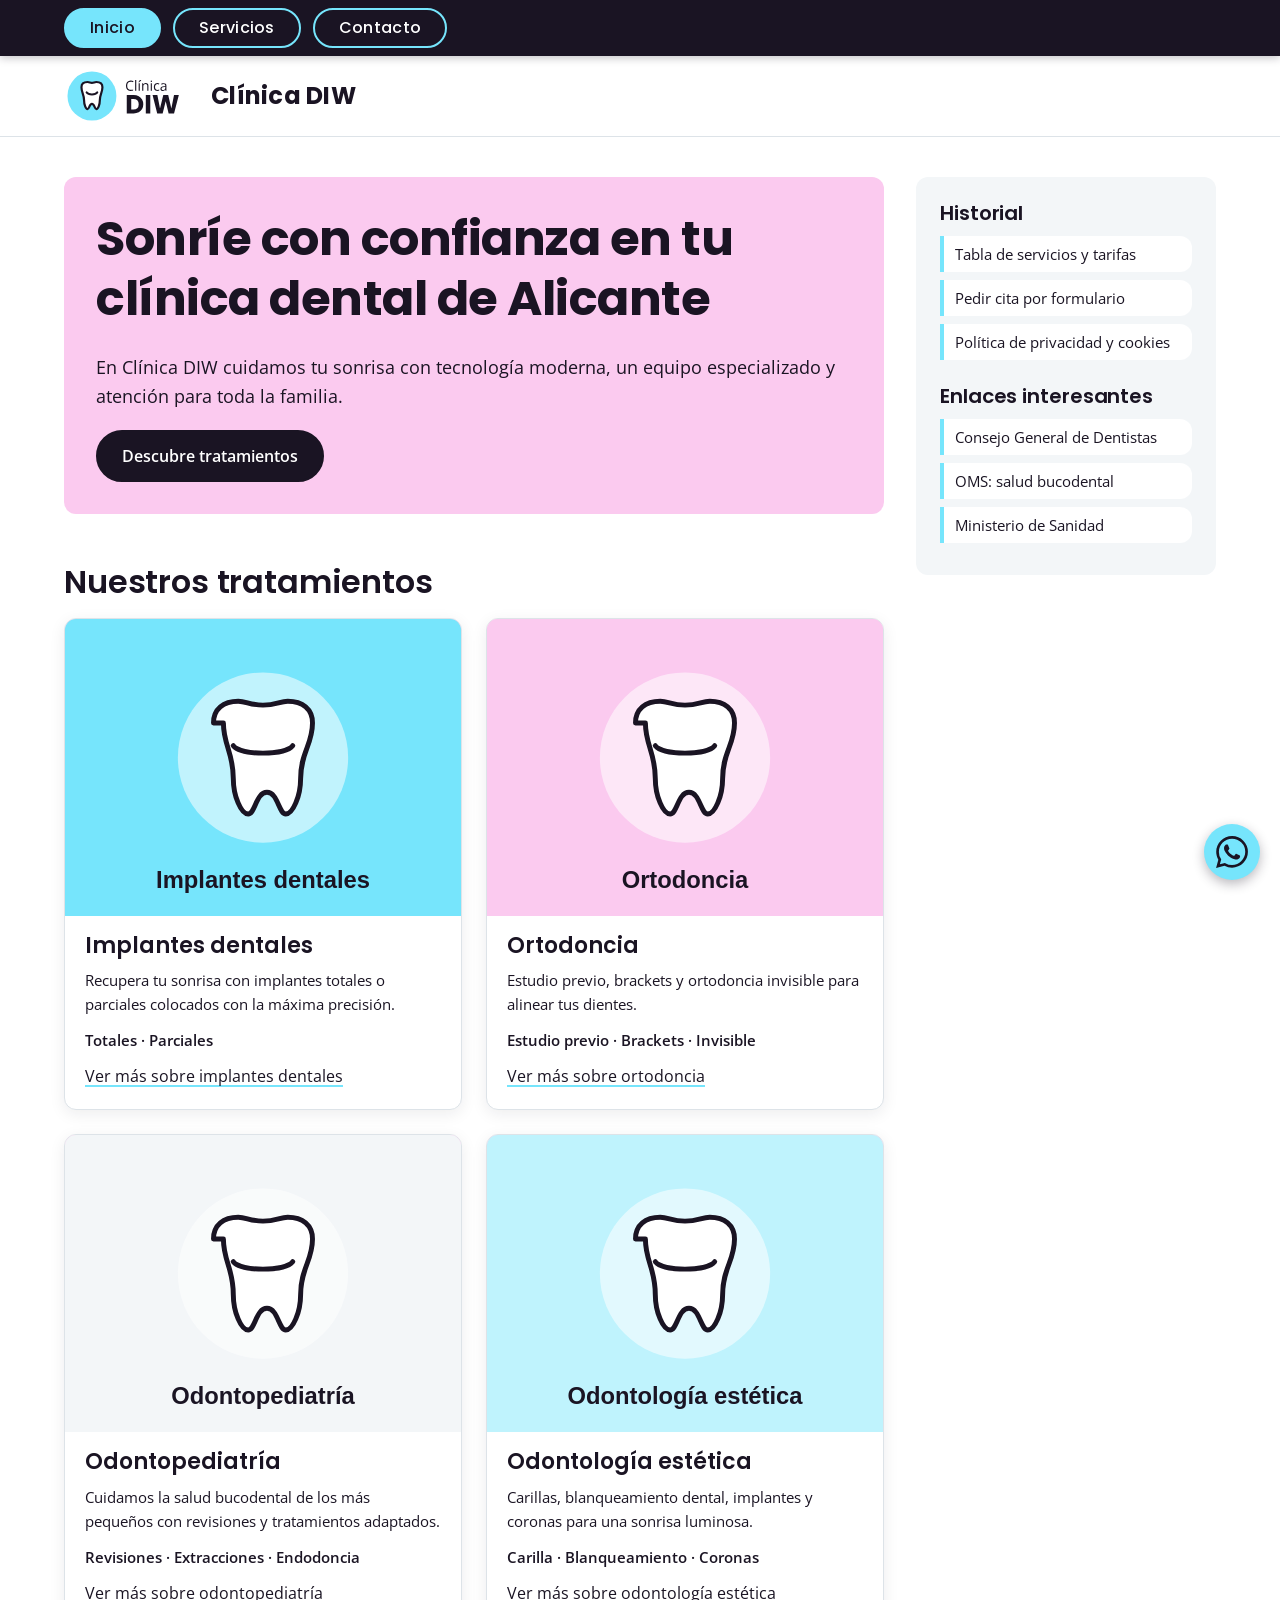
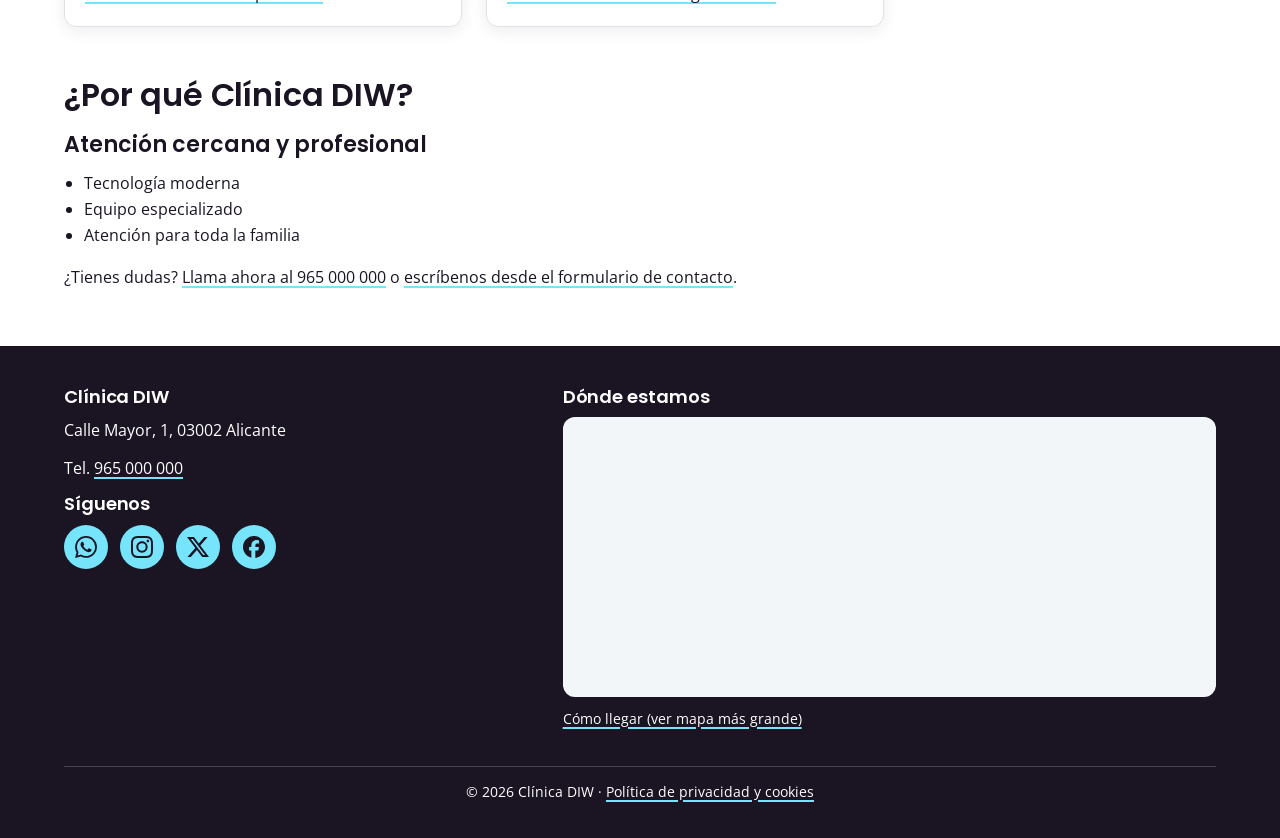
<file: index.html>
<!DOCTYPE html>
<html lang="es">
<head>
  <meta charset="utf-8">
  <meta name="viewport" content="width=device-width, initial-scale=1">
  <title>Clínica DIW | Clínica dental en Alicante</title>
  <meta name="description" content="Clínica DIW, tu clínica dental en Alicante: implantes dentales, ortodoncia, odontopediatría y odontología estética. Pide cita.">
  <meta name="keywords" content="clínica dental Alicante, implantes dentales, ortodoncia, odontopediatría, odontología estética">
  <meta name="author" content="David Gómez Barberá">
  <meta name="robots" content="index, follow">
  <meta name="theme-color" content="#76E5FC">
  <link rel="canonical" href="https://davidgb-2004.github.io/diseno-interfaces-web-26-27-practica-3-css-inicial-davidgb-2004/">
  <link rel="icon" href="assets/images/favicon.svg" type="image/svg+xml">
  <meta property="og:type" content="website">
  <meta property="og:locale" content="es_ES">
  <meta property="og:site_name" content="Clínica DIW">
  <meta property="og:title" content="Clínica DIW | Clínica dental en Alicante">
  <meta property="og:description" content="Clínica DIW, tu clínica dental en Alicante: implantes dentales, ortodoncia, odontopediatría y odontología estética. Pide cita.">
  <meta property="og:url" content="https://davidgb-2004.github.io/diseno-interfaces-web-26-27-practica-3-css-inicial-davidgb-2004/">
  <meta property="og:image" content="https://davidgb-2004.github.io/diseno-interfaces-web-26-27-practica-3-css-inicial-davidgb-2004/assets/images/og-clinica-diw.png">
  <meta property="og:image:alt" content="Logotipo de Clínica DIW, clínica dental en Alicante">
  <meta name="twitter:card" content="summary_large_image">
  <meta name="twitter:title" content="Clínica DIW | Clínica dental en Alicante">
  <meta name="twitter:description" content="Clínica DIW, tu clínica dental en Alicante: implantes dentales, ortodoncia, odontopediatría y odontología estética. Pide cita.">
  <meta name="twitter:image" content="https://davidgb-2004.github.io/diseno-interfaces-web-26-27-practica-3-css-inicial-davidgb-2004/assets/images/og-clinica-diw.png">
  <link rel="preload" href="assets/webfonts/poppins-700.woff2" as="font" type="font/woff2" crossorigin>
  <link rel="preload" href="assets/webfonts/open-sans-variable.woff2" as="font" type="font/woff2" crossorigin>
  <link rel="stylesheet" href="assets/css/style.css">
  <script type="application/ld+json">
  {
    "@context": "https://schema.org",
    "@type": "Dentist",
    "name": "Clínica DIW",
    "description": "Clínica dental en Alicante: implantes dentales, ortodoncia, odontopediatría y odontología estética.",
    "url": "https://davidgb-2004.github.io/diseno-interfaces-web-26-27-practica-3-css-inicial-davidgb-2004/",
    "telephone": "+34965000000",
    "image": "https://davidgb-2004.github.io/diseno-interfaces-web-26-27-practica-3-css-inicial-davidgb-2004/assets/images/og-clinica-diw.png",
    "address": {
      "@type": "PostalAddress",
      "streetAddress": "Calle Mayor, 1",
      "postalCode": "03002",
      "addressLocality": "Alicante",
      "addressCountry": "ES"
    },
    "geo": { "@type": "GeoCoordinates", "latitude": 38.3452, "longitude": -0.4810 }
  }
  </script>
</head>
<body>
  <a class="salto" href="#contenido">Saltar al contenido</a>
  <header class="cabecera">
    <div class="contenedor">
      <a class="logo" href="index.html" title="Ir a la página de inicio"><img src="assets/images/logo.svg" alt="Clínica DIW, ir al inicio" width="131" height="56"></a>
      <p class="nombre-tienda">Clínica DIW</p>
    </div>
  </header>
  <nav class="menu" aria-label="Menú principal">
    <ul>
      <li><a href="index.html" aria-current="page">Inicio</a></li>
      <li><a href="servicios.html">Servicios</a></li>
      <li><a href="contacto.html">Contacto</a></li>
    </ul>
  </nav>

  <main id="contenido" class="contenedor principal">
    <section aria-labelledby="titulo-inicio">
      <div class="intro">
        <h1 id="titulo-inicio">Sonríe con confianza en tu clínica dental de Alicante</h1>
        <p>En Clínica DIW cuidamos tu sonrisa con tecnología moderna, un equipo especializado y atención para toda la familia.</p>
        <a class="boton" href="servicios.html">Descubre tratamientos</a>
      </div>
      <h2>Nuestros tratamientos</h2>
      <div class="tarjetas">
        <article class="tarjeta">
          <img src="assets/images/tratamiento-implantes.svg" alt="Ilustración de un diente para implantes dentales" width="400" height="300" loading="lazy">
          <div>
            <h3>Implantes dentales</h3>
            <p>Recupera tu sonrisa con implantes totales o parciales colocados con la máxima precisión.</p>
            <p><strong>Totales · Parciales</strong></p>
            <a href="servicios.html">Ver más sobre implantes dentales</a>
          </div>
        </article>
        <article class="tarjeta">
          <img src="assets/images/tratamiento-ortodoncia.svg" alt="Ilustración de un diente para ortodoncia" width="400" height="300" loading="lazy">
          <div>
            <h3>Ortodoncia</h3>
            <p>Estudio previo, brackets y ortodoncia invisible para alinear tus dientes.</p>
            <p><strong>Estudio previo · Brackets · Invisible</strong></p>
            <a href="servicios.html">Ver más sobre ortodoncia</a>
          </div>
        </article>
        <article class="tarjeta">
          <img src="assets/images/tratamiento-odontopediatria.svg" alt="Ilustración de un diente para odontopediatría" width="400" height="300" loading="lazy">
          <div>
            <h3>Odontopediatría</h3>
            <p>Cuidamos la salud bucodental de los más pequeños con revisiones y tratamientos adaptados.</p>
            <p><strong>Revisiones · Extracciones · Endodoncia</strong></p>
            <a href="servicios.html">Ver más sobre odontopediatría</a>
          </div>
        </article>
        <article class="tarjeta">
          <img src="assets/images/tratamiento-estetica.svg" alt="Ilustración de un diente para odontología estética" width="400" height="300" loading="lazy">
          <div>
            <h3>Odontología estética</h3>
            <p>Carillas, blanqueamiento dental, implantes y coronas para una sonrisa luminosa.</p>
            <p><strong>Carilla · Blanqueamiento · Coronas</strong></p>
            <a href="servicios.html">Ver más sobre odontología estética</a>
          </div>
        </article>
      </div>
      <h2>¿Por qué Clínica DIW?</h2>
      <article>
        <h3>Atención cercana y profesional</h3>
        <ul>
          <li>Tecnología moderna</li>
          <li>Equipo especializado</li>
          <li>Atención para toda la familia</li>
        </ul>
        <p>¿Tienes dudas? <a href="tel:+34965000000">Llama ahora al 965 000 000</a> o <a href="contacto.html">escríbenos desde el formulario de contacto</a>.</p>
      </article>
    </section>
    <aside class="lateral" aria-label="Enlaces de la clínica">
      <h2>Historial</h2>
      <ul>
        <li><a href="servicios.html">Tabla de servicios y tarifas</a></li>
        <li><a href="contacto.html">Pedir cita por formulario</a></li>
        <li><a href="politica-privacidad.html">Política de privacidad y cookies</a></li>
      </ul>
      <h2>Enlaces interesantes</h2>
      <ul>
        <li><a href="https://www.consejodentistas.es/" target="_blank" rel="noopener noreferrer">Consejo General de Dentistas</a></li>
        <li><a href="https://www.who.int/health-topics/oral-health" target="_blank" rel="noopener noreferrer">OMS: salud bucodental</a></li>
        <li><a href="https://www.sanidad.gob.es/" target="_blank" rel="noopener noreferrer">Ministerio de Sanidad</a></li>
      </ul>
    </aside>
  </main>

  <footer class="pie">
    <div class="contenedor">
      <div class="pie-rejilla">
        <div>
          <h2>Clínica DIW</h2>
          <p>Calle Mayor, 1, 03002 Alicante</p>
          <p>Tel. <a href="tel:+34965000000">965 000 000</a></p>
          <h2>Síguenos</h2>
          <ul class="redes">
            <li><a href="https://wa.me/34965000000" target="_blank" rel="noopener noreferrer" aria-label="WhatsApp de Clínica DIW"><img src="assets/images/icono-whatsapp.svg" alt="" width="22" height="22"></a></li>
            <li><a href="https://www.instagram.com/" target="_blank" rel="noopener noreferrer" aria-label="Instagram de Clínica DIW"><img src="assets/images/icono-instagram.svg" alt="" width="22" height="22"></a></li>
            <li><a href="https://x.com/" target="_blank" rel="noopener noreferrer" aria-label="X de Clínica DIW"><img src="assets/images/icono-x.svg" alt="" width="22" height="22"></a></li>
            <li><a href="https://www.facebook.com/" target="_blank" rel="noopener noreferrer" aria-label="Facebook de Clínica DIW"><img src="assets/images/icono-facebook.svg" alt="" width="22" height="22"></a></li>
          </ul>
        </div>
        <div class="mapa">
          <h2>Dónde estamos</h2>
          <iframe title="Mapa con la ubicación de Clínica DIW en Alicante" src="https://www.openstreetmap.org/export/embed.html?bbox=-0.4910%2C38.3402%2C-0.4710%2C38.3502&amp;layer=mapnik&amp;marker=38.3452%2C-0.4810" loading="lazy"></iframe>
          <p><a href="https://www.openstreetmap.org/?mlat=38.3452&amp;mlon=-0.4810#map=17/38.3452/-0.4810" target="_blank" rel="noopener noreferrer">Cómo llegar (ver mapa más grande)</a></p>
        </div>
      </div>
      <p class="copy">&copy; 2026 Clínica DIW · <a href="politica-privacidad.html">Política de privacidad y cookies</a></p>
    </div>
  </footer>
  <a class="whatsapp-flotante" href="https://wa.me/34965000000" target="_blank" rel="noopener noreferrer" aria-label="Escríbenos por WhatsApp"><img src="assets/images/icono-whatsapp.svg" alt="" width="32" height="32"></a>
</body>
</html>
</file>
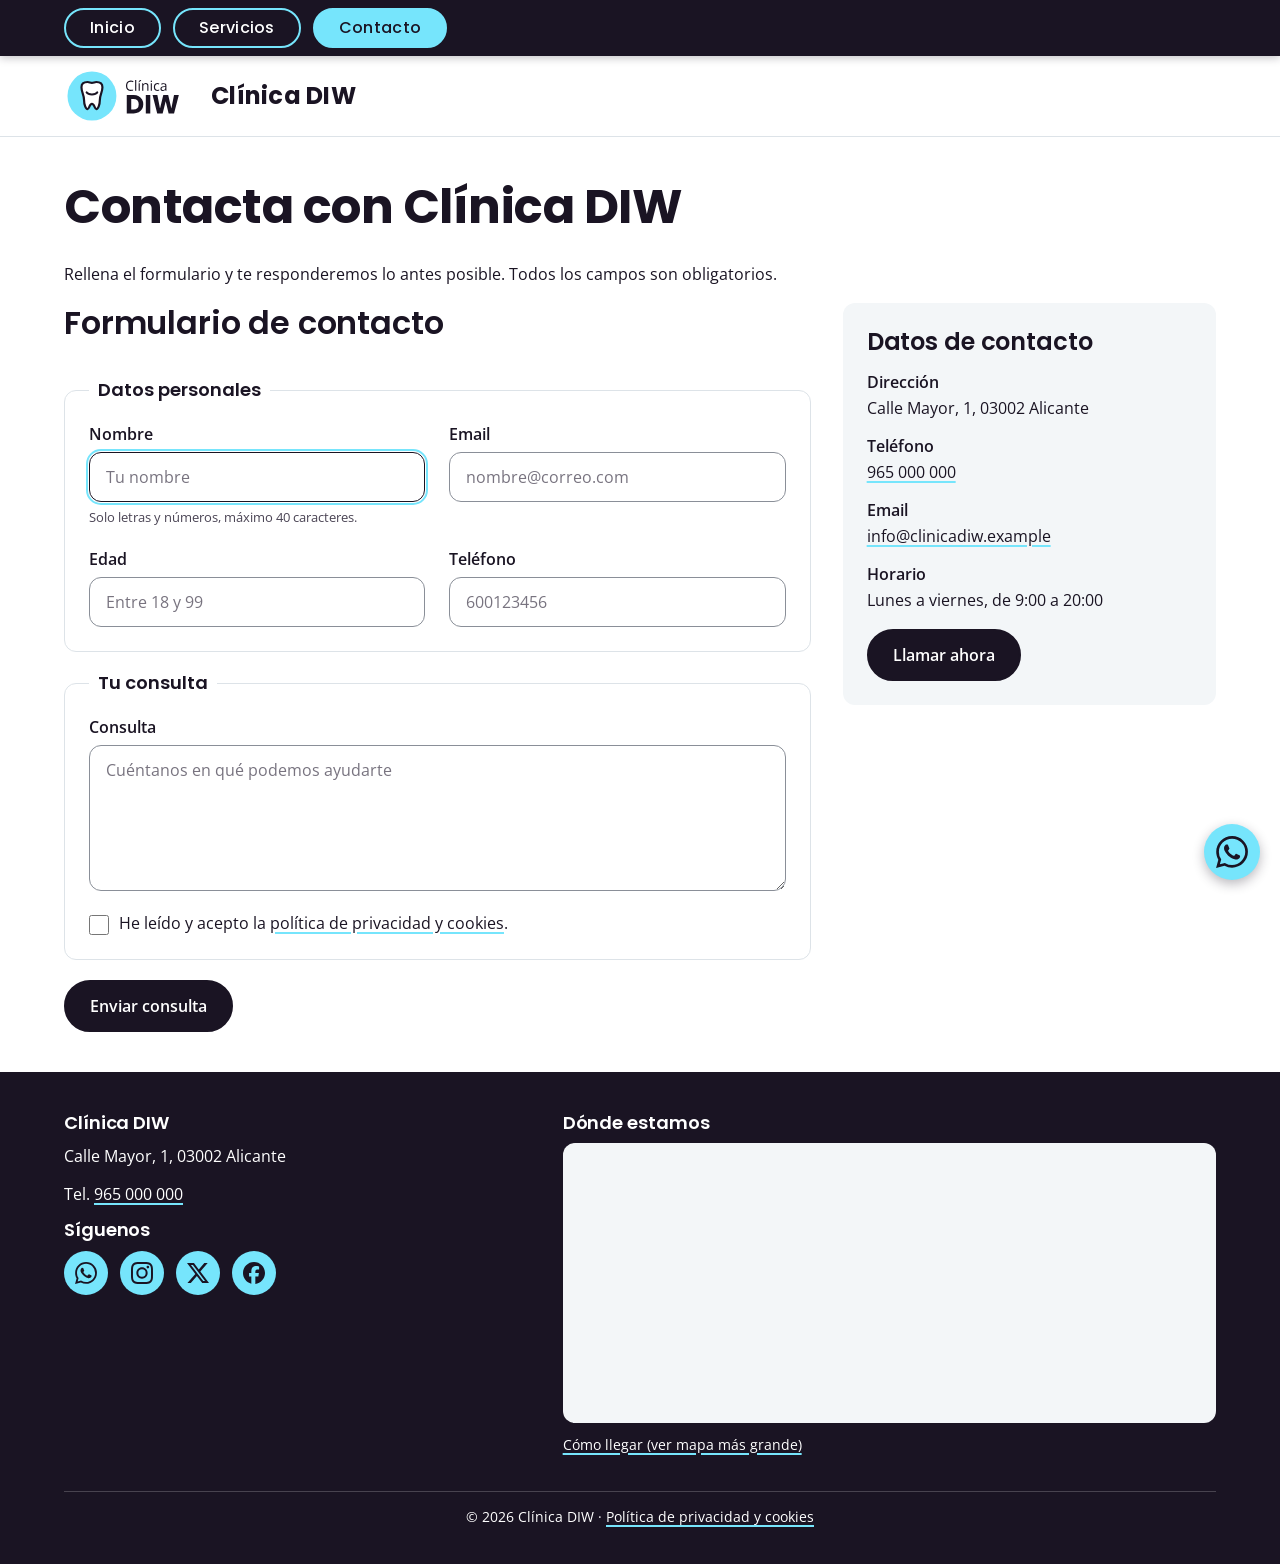
<file: contacto.html>
<!DOCTYPE html>
<html lang="es">
<head>
  <meta charset="utf-8">
  <meta name="viewport" content="width=device-width, initial-scale=1">
  <title>Contacto y cita previa | Clínica DIW Alicante</title>
  <meta name="description" content="Contacta con Clínica DIW en Alicante: formulario de contacto, teléfono 965 000 000, dirección y horario para pedir tu cita dental.">
  <meta name="keywords" content="contacto clínica dental, cita dentista Alicante, teléfono clínica dental">
  <meta name="author" content="David Gómez Barberá">
  <meta name="robots" content="index, follow">
  <meta name="theme-color" content="#76E5FC">
  <link rel="canonical" href="https://davidgb-2004.github.io/diseno-interfaces-web-26-27-practica-3-css-inicial-davidgb-2004/contacto.html">
  <link rel="icon" href="assets/images/favicon.svg" type="image/svg+xml">
  <meta property="og:type" content="website">
  <meta property="og:locale" content="es_ES">
  <meta property="og:site_name" content="Clínica DIW">
  <meta property="og:title" content="Contacto y cita previa | Clínica DIW Alicante">
  <meta property="og:description" content="Contacta con Clínica DIW en Alicante: formulario de contacto, teléfono 965 000 000, dirección y horario para pedir tu cita dental.">
  <meta property="og:url" content="https://davidgb-2004.github.io/diseno-interfaces-web-26-27-practica-3-css-inicial-davidgb-2004/contacto.html">
  <meta property="og:image" content="https://davidgb-2004.github.io/diseno-interfaces-web-26-27-practica-3-css-inicial-davidgb-2004/assets/images/og-clinica-diw.png">
  <meta property="og:image:alt" content="Logotipo de Clínica DIW, clínica dental en Alicante">
  <meta name="twitter:card" content="summary_large_image">
  <meta name="twitter:title" content="Contacto y cita previa | Clínica DIW Alicante">
  <meta name="twitter:description" content="Contacta con Clínica DIW en Alicante: formulario de contacto, teléfono 965 000 000, dirección y horario para pedir tu cita dental.">
  <meta name="twitter:image" content="https://davidgb-2004.github.io/diseno-interfaces-web-26-27-practica-3-css-inicial-davidgb-2004/assets/images/og-clinica-diw.png">
  <link rel="preload" href="assets/webfonts/poppins-700.woff2" as="font" type="font/woff2" crossorigin>
  <link rel="preload" href="assets/webfonts/open-sans-variable.woff2" as="font" type="font/woff2" crossorigin>
  <link rel="stylesheet" href="assets/css/style.css">
</head>
<body>
  <a class="salto" href="#contenido">Saltar al contenido</a>
  <header class="cabecera">
    <div class="contenedor">
      <a class="logo" href="index.html" title="Ir a la página de inicio"><img src="assets/images/logo.svg" alt="Clínica DIW, ir al inicio" width="131" height="56"></a>
      <p class="nombre-tienda">Clínica DIW</p>
    </div>
  </header>
  <nav class="menu" aria-label="Menú principal">
    <ul>
      <li><a href="index.html">Inicio</a></li>
      <li><a href="servicios.html">Servicios</a></li>
      <li><a href="contacto.html" aria-current="page">Contacto</a></li>
    </ul>
  </nav>

  <main id="contenido" class="contenedor principal principal--simple">
    <section aria-labelledby="titulo-contacto">
      <h1 id="titulo-contacto">Contacta con Clínica DIW</h1>
      <p>Rellena el formulario y te responderemos lo antes posible. Todos los campos son obligatorios.</p>
      <div class="contacto">
        <form id="form-contacto" class="formulario" aria-labelledby="titulo-form">
          <h2 id="titulo-form">Formulario de contacto</h2>
          <fieldset class="grupo">
            <legend>Datos personales</legend>
            <div class="campo">
              <label for="nombre">Nombre</label>
              <input type="text" id="nombre" name="nombre" placeholder="Tu nombre" maxlength="40"
                     pattern="[\p{L}0-9]+( [\p{L}0-9]+)*"
                     title="Solo letras y números (máximo 40 caracteres)" autocomplete="name" required autofocus>
              <span class="ayuda">Solo letras y números, máximo 40 caracteres.</span>
            </div>
            <div class="campo">
              <label for="email">Email</label>
              <input type="email" id="email" name="email" placeholder="nombre@correo.com" autocomplete="email" required>
            </div>
            <div class="campo">
              <label for="edad">Edad</label>
              <input type="number" id="edad" name="edad" placeholder="Entre 18 y 99" min="18" max="99" step="1" inputmode="numeric" required>
            </div>
            <div class="campo">
              <label for="telefono">Teléfono</label>
              <input type="tel" id="telefono" name="telefono" placeholder="600123456" pattern="[0-9]{9}"
                     title="9 dígitos, sin espacios" autocomplete="tel" required>
            </div>
          </fieldset>
          <fieldset class="grupo">
            <legend>Tu consulta</legend>
            <div class="campo campo--ancho">
              <label for="consulta">Consulta</label>
              <textarea id="consulta" name="consulta" placeholder="Cuéntanos en qué podemos ayudarte" rows="5" required></textarea>
            </div>
            <div class="campo campo--check campo--ancho">
              <input type="checkbox" id="privacidad" name="privacidad" required>
              <label for="privacidad">He leído y acepto la <a href="politica-privacidad.html">política de privacidad y cookies</a>.</label>
            </div>
          </fieldset>
          <div>
            <button type="submit" class="boton">Enviar consulta</button>
          </div>
          <p id="mensaje-ok" class="mensaje-ok" role="status" hidden>¡Gracias! Hemos recibido tu consulta y te contactaremos pronto.</p>
        </form>
        <section class="datos-contacto" aria-labelledby="titulo-datos">
          <h2 id="titulo-datos">Datos de contacto</h2>
          <address>
            <p><strong>Dirección</strong><br>Calle Mayor, 1, 03002 Alicante</p>
            <p><strong>Teléfono</strong><br><a href="tel:+34965000000">965 000 000</a></p>
            <p><strong>Email</strong><br><a href="mailto:info@clinicadiw.example">info@clinicadiw.example</a></p>
          </address>
          <p><strong>Horario</strong><br>Lunes a viernes, de 9:00 a 20:00</p>
          <a class="boton" href="tel:+34965000000">Llamar ahora</a>
        </section>
      </div>
    </section>
  </main>

  <footer class="pie">
    <div class="contenedor">
      <div class="pie-rejilla">
        <div>
          <h2>Clínica DIW</h2>
          <p>Calle Mayor, 1, 03002 Alicante</p>
          <p>Tel. <a href="tel:+34965000000">965 000 000</a></p>
          <h2>Síguenos</h2>
          <ul class="redes">
            <li><a href="https://wa.me/34965000000" target="_blank" rel="noopener noreferrer" aria-label="WhatsApp de Clínica DIW"><img src="assets/images/icono-whatsapp.svg" alt="" width="22" height="22"></a></li>
            <li><a href="https://www.instagram.com/" target="_blank" rel="noopener noreferrer" aria-label="Instagram de Clínica DIW"><img src="assets/images/icono-instagram.svg" alt="" width="22" height="22"></a></li>
            <li><a href="https://x.com/" target="_blank" rel="noopener noreferrer" aria-label="X de Clínica DIW"><img src="assets/images/icono-x.svg" alt="" width="22" height="22"></a></li>
            <li><a href="https://www.facebook.com/" target="_blank" rel="noopener noreferrer" aria-label="Facebook de Clínica DIW"><img src="assets/images/icono-facebook.svg" alt="" width="22" height="22"></a></li>
          </ul>
        </div>
        <div class="mapa">
          <h2>Dónde estamos</h2>
          <iframe title="Mapa con la ubicación de Clínica DIW en Alicante" src="https://www.openstreetmap.org/export/embed.html?bbox=-0.4910%2C38.3402%2C-0.4710%2C38.3502&amp;layer=mapnik&amp;marker=38.3452%2C-0.4810" loading="lazy"></iframe>
          <p><a href="https://www.openstreetmap.org/?mlat=38.3452&amp;mlon=-0.4810#map=17/38.3452/-0.4810" target="_blank" rel="noopener noreferrer">Cómo llegar (ver mapa más grande)</a></p>
        </div>
      </div>
      <p class="copy">&copy; 2026 Clínica DIW · <a href="politica-privacidad.html">Política de privacidad y cookies</a></p>
    </div>
  </footer>
  <a class="whatsapp-flotante" href="https://wa.me/34965000000" target="_blank" rel="noopener noreferrer" aria-label="Escríbenos por WhatsApp"><img src="assets/images/icono-whatsapp.svg" alt="" width="32" height="32"></a>
  <script src="assets/js/main.js" defer></script>
</body>
</html>
</file>
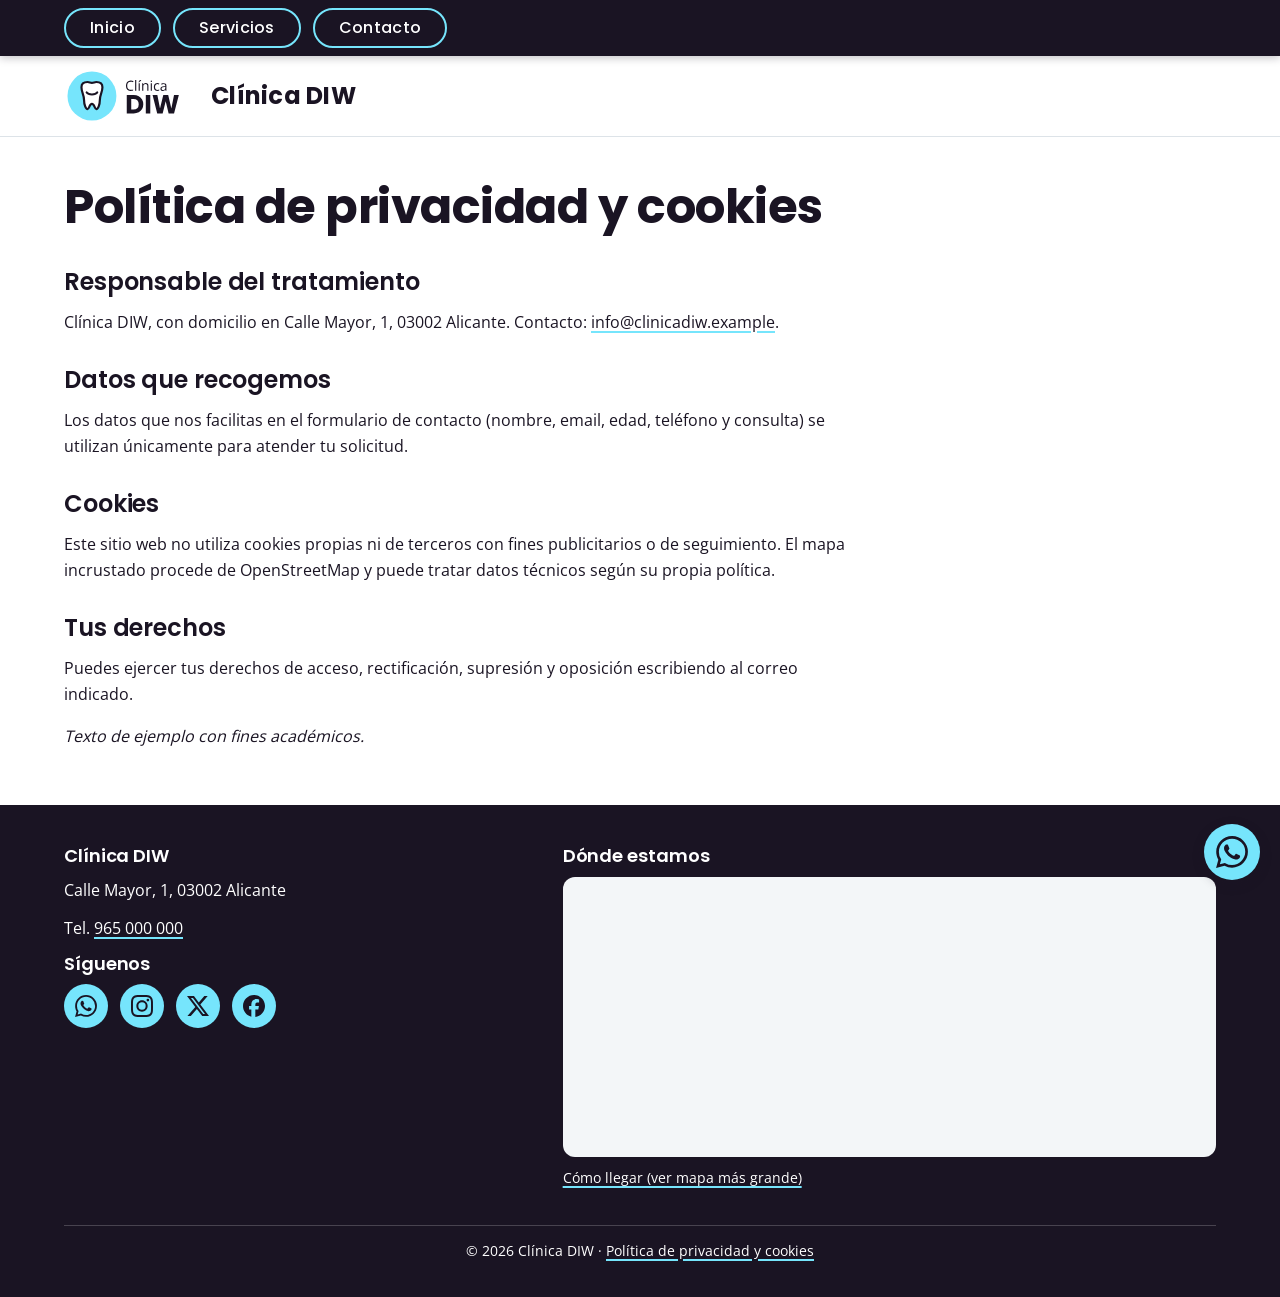
<file: politica-privacidad.html>
<!DOCTYPE html>
<html lang="es">
<head>
  <meta charset="utf-8">
  <meta name="viewport" content="width=device-width, initial-scale=1">
  <title>Política de privacidad y cookies | Clínica DIW</title>
  <meta name="description" content="Política de privacidad y cookies de Clínica DIW: qué datos recogemos, para qué los usamos y cómo ejercer tus derechos.">
  <meta name="keywords" content="política de privacidad, cookies, protección de datos, clínica dental">
  <meta name="author" content="David Gómez Barberá">
  <meta name="robots" content="index, follow">
  <meta name="theme-color" content="#76E5FC">
  <link rel="canonical" href="https://davidgb-2004.github.io/diseno-interfaces-web-26-27-practica-3-css-inicial-davidgb-2004/politica-privacidad.html">
  <link rel="icon" href="assets/images/favicon.svg" type="image/svg+xml">
  <meta property="og:type" content="website">
  <meta property="og:locale" content="es_ES">
  <meta property="og:site_name" content="Clínica DIW">
  <meta property="og:title" content="Política de privacidad y cookies | Clínica DIW">
  <meta property="og:description" content="Política de privacidad y cookies de Clínica DIW: qué datos recogemos, para qué los usamos y cómo ejercer tus derechos.">
  <meta property="og:url" content="https://davidgb-2004.github.io/diseno-interfaces-web-26-27-practica-3-css-inicial-davidgb-2004/politica-privacidad.html">
  <meta property="og:image" content="https://davidgb-2004.github.io/diseno-interfaces-web-26-27-practica-3-css-inicial-davidgb-2004/assets/images/og-clinica-diw.png">
  <meta property="og:image:alt" content="Logotipo de Clínica DIW, clínica dental en Alicante">
  <meta name="twitter:card" content="summary_large_image">
  <meta name="twitter:title" content="Política de privacidad y cookies | Clínica DIW">
  <meta name="twitter:description" content="Política de privacidad y cookies de Clínica DIW: qué datos recogemos, para qué los usamos y cómo ejercer tus derechos.">
  <meta name="twitter:image" content="https://davidgb-2004.github.io/diseno-interfaces-web-26-27-practica-3-css-inicial-davidgb-2004/assets/images/og-clinica-diw.png">
  <link rel="preload" href="assets/webfonts/poppins-700.woff2" as="font" type="font/woff2" crossorigin>
  <link rel="preload" href="assets/webfonts/open-sans-variable.woff2" as="font" type="font/woff2" crossorigin>
  <link rel="stylesheet" href="assets/css/style.css">
</head>
<body>
  <a class="salto" href="#contenido">Saltar al contenido</a>
  <header class="cabecera">
    <div class="contenedor">
      <a class="logo" href="index.html" title="Ir a la página de inicio"><img src="assets/images/logo.svg" alt="Clínica DIW, ir al inicio" width="131" height="56"></a>
      <p class="nombre-tienda">Clínica DIW</p>
    </div>
  </header>
  <nav class="menu" aria-label="Menú principal">
    <ul>
      <li><a href="index.html">Inicio</a></li>
      <li><a href="servicios.html">Servicios</a></li>
      <li><a href="contacto.html">Contacto</a></li>
    </ul>
  </nav>

  <main id="contenido" class="contenedor principal principal--simple">
    <section class="legal" aria-labelledby="titulo-politica">
      <h1 id="titulo-politica">Política de privacidad y cookies</h1>
      <h2>Responsable del tratamiento</h2>
      <p>Clínica DIW, con domicilio en Calle Mayor, 1, 03002 Alicante. Contacto: <a href="mailto:info@clinicadiw.example">info@clinicadiw.example</a>.</p>
      <h2>Datos que recogemos</h2>
      <p>Los datos que nos facilitas en el formulario de contacto (nombre, email, edad, teléfono y consulta) se utilizan únicamente para atender tu solicitud.</p>
      <h2>Cookies</h2>
      <p>Este sitio web no utiliza cookies propias ni de terceros con fines publicitarios o de seguimiento. El mapa incrustado procede de OpenStreetMap y puede tratar datos técnicos según su propia política.</p>
      <h2>Tus derechos</h2>
      <p>Puedes ejercer tus derechos de acceso, rectificación, supresión y oposición escribiendo al correo indicado.</p>
      <p><em>Texto de ejemplo con fines académicos.</em></p>
    </section>
  </main>

  <footer class="pie">
    <div class="contenedor">
      <div class="pie-rejilla">
        <div>
          <h2>Clínica DIW</h2>
          <p>Calle Mayor, 1, 03002 Alicante</p>
          <p>Tel. <a href="tel:+34965000000">965 000 000</a></p>
          <h2>Síguenos</h2>
          <ul class="redes">
            <li><a href="https://wa.me/34965000000" target="_blank" rel="noopener noreferrer" aria-label="WhatsApp de Clínica DIW"><img src="assets/images/icono-whatsapp.svg" alt="" width="22" height="22"></a></li>
            <li><a href="https://www.instagram.com/" target="_blank" rel="noopener noreferrer" aria-label="Instagram de Clínica DIW"><img src="assets/images/icono-instagram.svg" alt="" width="22" height="22"></a></li>
            <li><a href="https://x.com/" target="_blank" rel="noopener noreferrer" aria-label="X de Clínica DIW"><img src="assets/images/icono-x.svg" alt="" width="22" height="22"></a></li>
            <li><a href="https://www.facebook.com/" target="_blank" rel="noopener noreferrer" aria-label="Facebook de Clínica DIW"><img src="assets/images/icono-facebook.svg" alt="" width="22" height="22"></a></li>
          </ul>
        </div>
        <div class="mapa">
          <h2>Dónde estamos</h2>
          <iframe title="Mapa con la ubicación de Clínica DIW en Alicante" src="https://www.openstreetmap.org/export/embed.html?bbox=-0.4910%2C38.3402%2C-0.4710%2C38.3502&amp;layer=mapnik&amp;marker=38.3452%2C-0.4810" loading="lazy"></iframe>
          <p><a href="https://www.openstreetmap.org/?mlat=38.3452&amp;mlon=-0.4810#map=17/38.3452/-0.4810" target="_blank" rel="noopener noreferrer">Cómo llegar (ver mapa más grande)</a></p>
        </div>
      </div>
      <p class="copy">&copy; 2026 Clínica DIW · <a href="politica-privacidad.html">Política de privacidad y cookies</a></p>
    </div>
  </footer>
  <a class="whatsapp-flotante" href="https://wa.me/34965000000" target="_blank" rel="noopener noreferrer" aria-label="Escríbenos por WhatsApp"><img src="assets/images/icono-whatsapp.svg" alt="" width="32" height="32"></a>
</body>
</html>
</file>
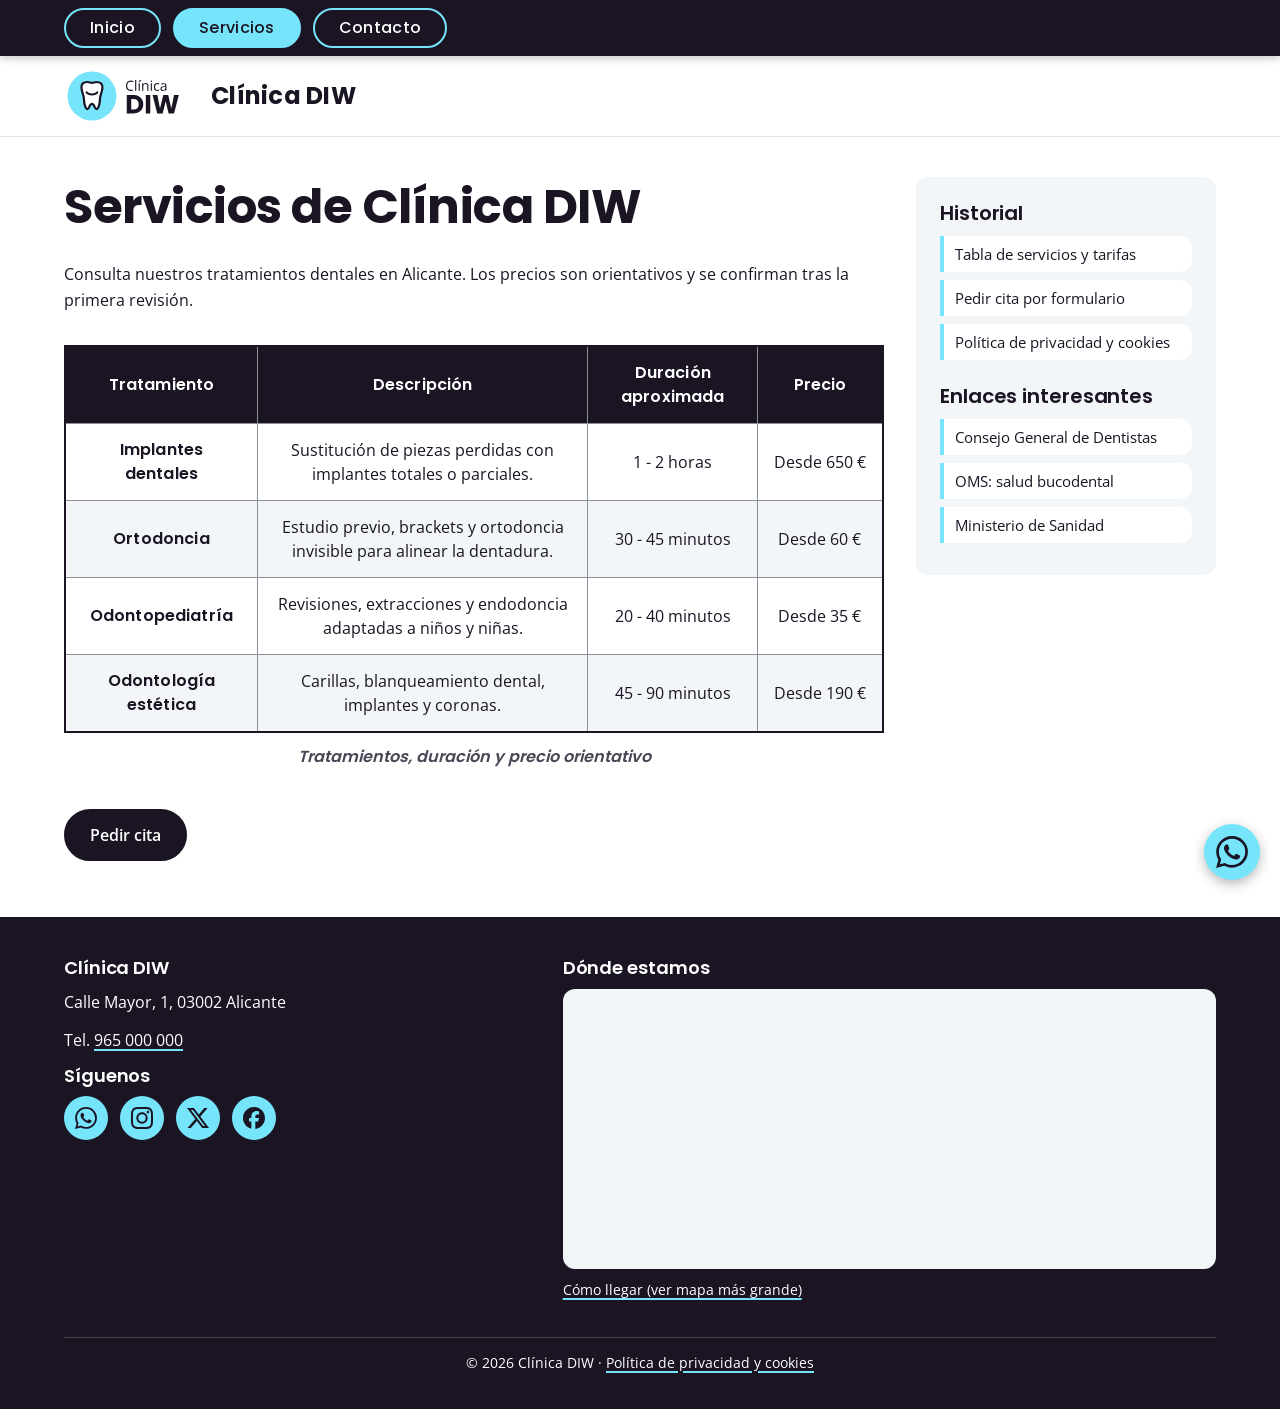
<file: servicios.html>
<!DOCTYPE html>
<html lang="es">
<head>
  <meta charset="utf-8">
  <meta name="viewport" content="width=device-width, initial-scale=1">
  <title>Servicios y tratamientos dentales en Alicante | Clínica DIW</title>
  <meta name="description" content="Tabla de servicios de Clínica DIW en Alicante: implantes dentales, ortodoncia, odontopediatría y odontología estética con duración y precio orientativo.">
  <meta name="keywords" content="servicios dentales, tratamientos dentales Alicante, precios implantes, ortodoncia invisible">
  <meta name="author" content="David Gómez Barberá">
  <meta name="robots" content="index, follow">
  <meta name="theme-color" content="#76E5FC">
  <link rel="canonical" href="https://davidgb-2004.github.io/diseno-interfaces-web-26-27-practica-3-css-inicial-davidgb-2004/servicios.html">
  <link rel="icon" href="assets/images/favicon.svg" type="image/svg+xml">
  <meta property="og:type" content="website">
  <meta property="og:locale" content="es_ES">
  <meta property="og:site_name" content="Clínica DIW">
  <meta property="og:title" content="Servicios y tratamientos dentales en Alicante | Clínica DIW">
  <meta property="og:description" content="Tabla de servicios de Clínica DIW en Alicante: implantes dentales, ortodoncia, odontopediatría y odontología estética con duración y precio orientativo.">
  <meta property="og:url" content="https://davidgb-2004.github.io/diseno-interfaces-web-26-27-practica-3-css-inicial-davidgb-2004/servicios.html">
  <meta property="og:image" content="https://davidgb-2004.github.io/diseno-interfaces-web-26-27-practica-3-css-inicial-davidgb-2004/assets/images/og-clinica-diw.png">
  <meta property="og:image:alt" content="Logotipo de Clínica DIW, clínica dental en Alicante">
  <meta name="twitter:card" content="summary_large_image">
  <meta name="twitter:title" content="Servicios y tratamientos dentales en Alicante | Clínica DIW">
  <meta name="twitter:description" content="Tabla de servicios de Clínica DIW en Alicante: implantes dentales, ortodoncia, odontopediatría y odontología estética con duración y precio orientativo.">
  <meta name="twitter:image" content="https://davidgb-2004.github.io/diseno-interfaces-web-26-27-practica-3-css-inicial-davidgb-2004/assets/images/og-clinica-diw.png">
  <link rel="preload" href="assets/webfonts/poppins-700.woff2" as="font" type="font/woff2" crossorigin>
  <link rel="preload" href="assets/webfonts/open-sans-variable.woff2" as="font" type="font/woff2" crossorigin>
  <link rel="stylesheet" href="assets/css/style.css">
</head>
<body>
  <a class="salto" href="#contenido">Saltar al contenido</a>
  <header class="cabecera">
    <div class="contenedor">
      <a class="logo" href="index.html" title="Ir a la página de inicio"><img src="assets/images/logo.svg" alt="Clínica DIW, ir al inicio" width="131" height="56"></a>
      <p class="nombre-tienda">Clínica DIW</p>
    </div>
  </header>
  <nav class="menu" aria-label="Menú principal">
    <ul>
      <li><a href="index.html">Inicio</a></li>
      <li><a href="servicios.html" aria-current="page">Servicios</a></li>
      <li><a href="contacto.html">Contacto</a></li>
    </ul>
  </nav>

  <main id="contenido" class="contenedor principal">
    <section aria-labelledby="titulo-servicios">
      <h1 id="titulo-servicios">Servicios de Clínica DIW</h1>
      <p>Consulta nuestros tratamientos dentales en Alicante. Los precios son orientativos y se confirman tras la primera revisión.</p>
      <div class="tabla-contenedor">
        <table>
          <caption>Tratamientos, duración y precio orientativo</caption>
          <thead>
            <tr>
              <th scope="col">Tratamiento</th>
              <th scope="col">Descripción</th>
              <th scope="col">Duración aproximada</th>
              <th scope="col">Precio</th>
            </tr>
          </thead>
          <tbody>
          <tr>
            <th scope="row">Implantes dentales</th>
            <td>Sustitución de piezas perdidas con implantes totales o parciales.</td>
            <td>1 - 2 horas</td>
            <td>Desde 650 €</td>
          </tr>
          <tr>
            <th scope="row">Ortodoncia</th>
            <td>Estudio previo, brackets y ortodoncia invisible para alinear la dentadura.</td>
            <td>30 - 45 minutos</td>
            <td>Desde 60 €</td>
          </tr>
          <tr>
            <th scope="row">Odontopediatría</th>
            <td>Revisiones, extracciones y endodoncia adaptadas a niños y niñas.</td>
            <td>20 - 40 minutos</td>
            <td>Desde 35 €</td>
          </tr>
          <tr>
            <th scope="row">Odontología estética</th>
            <td>Carillas, blanqueamiento dental, implantes y coronas.</td>
            <td>45 - 90 minutos</td>
            <td>Desde 190 €</td>
          </tr>
          </tbody>
        </table>
      </div>
      <p><a class="boton" href="contacto.html">Pedir cita</a></p>
    </section>
    <aside class="lateral" aria-label="Enlaces de la clínica">
      <h2>Historial</h2>
      <ul>
        <li><a href="servicios.html">Tabla de servicios y tarifas</a></li>
        <li><a href="contacto.html">Pedir cita por formulario</a></li>
        <li><a href="politica-privacidad.html">Política de privacidad y cookies</a></li>
      </ul>
      <h2>Enlaces interesantes</h2>
      <ul>
        <li><a href="https://www.consejodentistas.es/" target="_blank" rel="noopener noreferrer">Consejo General de Dentistas</a></li>
        <li><a href="https://www.who.int/health-topics/oral-health" target="_blank" rel="noopener noreferrer">OMS: salud bucodental</a></li>
        <li><a href="https://www.sanidad.gob.es/" target="_blank" rel="noopener noreferrer">Ministerio de Sanidad</a></li>
      </ul>
    </aside>
  </main>

  <footer class="pie">
    <div class="contenedor">
      <div class="pie-rejilla">
        <div>
          <h2>Clínica DIW</h2>
          <p>Calle Mayor, 1, 03002 Alicante</p>
          <p>Tel. <a href="tel:+34965000000">965 000 000</a></p>
          <h2>Síguenos</h2>
          <ul class="redes">
            <li><a href="https://wa.me/34965000000" target="_blank" rel="noopener noreferrer" aria-label="WhatsApp de Clínica DIW"><img src="assets/images/icono-whatsapp.svg" alt="" width="22" height="22"></a></li>
            <li><a href="https://www.instagram.com/" target="_blank" rel="noopener noreferrer" aria-label="Instagram de Clínica DIW"><img src="assets/images/icono-instagram.svg" alt="" width="22" height="22"></a></li>
            <li><a href="https://x.com/" target="_blank" rel="noopener noreferrer" aria-label="X de Clínica DIW"><img src="assets/images/icono-x.svg" alt="" width="22" height="22"></a></li>
            <li><a href="https://www.facebook.com/" target="_blank" rel="noopener noreferrer" aria-label="Facebook de Clínica DIW"><img src="assets/images/icono-facebook.svg" alt="" width="22" height="22"></a></li>
          </ul>
        </div>
        <div class="mapa">
          <h2>Dónde estamos</h2>
          <iframe title="Mapa con la ubicación de Clínica DIW en Alicante" src="https://www.openstreetmap.org/export/embed.html?bbox=-0.4910%2C38.3402%2C-0.4710%2C38.3502&amp;layer=mapnik&amp;marker=38.3452%2C-0.4810" loading="lazy"></iframe>
          <p><a href="https://www.openstreetmap.org/?mlat=38.3452&amp;mlon=-0.4810#map=17/38.3452/-0.4810" target="_blank" rel="noopener noreferrer">Cómo llegar (ver mapa más grande)</a></p>
        </div>
      </div>
      <p class="copy">&copy; 2026 Clínica DIW · <a href="politica-privacidad.html">Política de privacidad y cookies</a></p>
    </div>
  </footer>
  <a class="whatsapp-flotante" href="https://wa.me/34965000000" target="_blank" rel="noopener noreferrer" aria-label="Escríbenos por WhatsApp"><img src="assets/images/icono-whatsapp.svg" alt="" width="32" height="32"></a>
</body>
</html>
</file>
<file: assets/css/style.css>
/* ==========================================================================
   CLÍNICA DIW - Hoja de estilos principal (Práctica 3 · CSS básico)
   Basada en la guía de estilo de la unidad 1.

   ÍNDICE
    0. Fuentes locales (@font-face)
    1. Variables de diseño                      (guía de estilo)
    2. Reset universal                          (Actividad 3.1)
    3. Base: documento y unidades en em         (Actividades 4.1, 5.1, 6.1, 7.1)
    4. Etiquetas de sección                     (Actividades 5.1, 6.1, 7.1)
    5. Etiquetas de contenido y texto           (Actividades 5.1, 6.1, 7.1)
    6. Menú de navegación como botonera         (Actividades 8.1, 12.1)
    7. Listas del aside                         (Actividad 8.1)
    8. Tablas                                   (Actividades 5.1, 6.1, 7.1, 11.1, 13.1)
    9. Formularios                              (Actividades 5.1, 6.1, 7.1, 18.1)
   10. Estados de los enlaces                   (Actividad 13.1)
   11. Botón flotante de WhatsApp               (Actividad 12.1)
   12. Diseño adaptable (media queries)
   ========================================================================== */


/* ==========================================================================
   0. FUENTES LOCALES
   ========================================================================== */
@font-face {
  font-family: "Poppins";
  src: url("../webfonts/poppins-500.woff2") format("woff2");
  font-weight: 500;
  font-style: normal;
  font-display: swap;
}

@font-face {
  font-family: "Poppins";
  src: url("../webfonts/poppins-600.woff2") format("woff2");
  font-weight: 600;
  font-style: normal;
  font-display: swap;
}

@font-face {
  font-family: "Poppins";
  src: url("../webfonts/poppins-700.woff2") format("woff2");
  font-weight: 700;
  font-style: normal;
  font-display: swap;
}

@font-face {
  font-family: "Open Sans";
  src: url("../webfonts/open-sans-variable.woff2") format("woff2");
  font-weight: 400 600;
  font-style: normal;
  font-display: swap;
}


/* ==========================================================================
   1. VARIABLES DE DISEÑO
   ========================================================================== */
:root {
  /* Paleta de la guía de estilo */
  --cian: #76e5fc;
  --cian-claro: #bff3fd;
  --oscuro: #1a1423;
  --rosa: #fbcaef;
  --gris: #f3f6f8;
  --blanco: #ffffff;

  /* Colores auxiliares (derivados de la paleta) */
  --borde: #dde3e8;
  --borde-campo: #8a8f98;
  --texto-suave: #4b4555;
  --visitado: #5a3d75;
  --error: #b3261e;
  --error-fondo: #fdf0ef;
  --correcto: #0b6b7d;

  /* Tipografías */
  --fuente-titulos: "Poppins", Arial, sans-serif;
  --fuente-texto: "Open Sans", Arial, sans-serif;

  /* Forma y espaciado */
  --radio: 0.75em;
  --sombra: 0 4px 16px rgb(26 20 35 / 8%);
  --ancho-maximo: 1200px;
  --alto-menu: 3.5rem;
}


/* ==========================================================================
   2. RESET UNIVERSAL (Actividad 3.1)
   Todo elemento parte con margen interno y externo de 0 px.
   ========================================================================== */
* {
  margin: 0;
  padding: 0;
  box-sizing: border-box;
}


/* ==========================================================================
   3. BASE: DOCUMENTO Y UNIDADES EN EM (Actividad 4.1)
   Todos los tamaños de texto se expresan en em, relativos al tamaño base
   del navegador (1em = 16 px por defecto).
   ========================================================================== */
html {
  /* El menú está fijo: se reserva su altura al saltar a un ancla */
  scroll-padding-top: calc(var(--alto-menu) + 1rem);
}

body {
  /* Color y fondo (5.1) */
  color: var(--oscuro);
  background-color: var(--blanco);

  /* Fuente (7.1) */
  font-family: var(--fuente-texto);
  font-size: 1em;
  font-weight: 400;
  font-style: normal;
  font-variant: normal;

  /* Texto (6.1) */
  line-height: 1.625;
  text-align: left;
  text-transform: none;
  letter-spacing: normal;

  /* El menú es position: fixed, así que se deja su hueco arriba (12.1) */
  padding-top: var(--alto-menu);
}

img {
  max-width: 100%;
  height: auto;
}

/* Enlace "saltar al contenido", solo visible al enfocarlo con teclado */
.salto {
  position: absolute;
  top: 0;
  left: -9999px;
  z-index: 200;
  padding: 0.5em 1em;
  color: var(--blanco);
  background-color: var(--oscuro);
}

.salto:focus {
  left: 0;
}

/* Anillo de foco de la guía de estilo: cian 2 px */
:focus-visible {
  outline: 2px solid var(--cian);
  outline-offset: 2px;
}

/* Contenedor centrado de ancho máximo 1200 px */
.contenedor {
  width: 100%;
  max-width: var(--ancho-maximo);
  margin-inline: auto;
  padding-inline: 1.5em;
}


/* ==========================================================================
   4. ETIQUETAS DE SECCIÓN
   header, nav, main, section, article, aside, footer, address, h1-h4
   ========================================================================== */

/* ----- header ----- */
header {
  /* color y fondo */
  color: var(--oscuro);
  background-color: var(--blanco);
  border-bottom: 1px solid var(--borde);
  /* texto */
  text-align: left;
  line-height: 1.25;
}

header .contenedor {
  display: flex;
  align-items: center;
  gap: 1em;
  padding-block: 0.75em;
}

.logo {
  display: inline-flex;
  line-height: 0;
}

.logo img {
  width: auto;
  height: 3.5em;
}

.nombre-tienda {
  /* fuente */
  font-family: var(--fuente-titulos);
  font-size: 1.5em;
  font-weight: 700;
  font-style: normal;
  font-variant: normal;
  /* texto */
  line-height: 1.25;
  letter-spacing: 0.01em;
  margin-bottom: 0;
}

/* ----- nav (los estilos de la botonera están en la sección 6) ----- */

/* ----- main, section, article ----- */
main {
  color: var(--oscuro);
  background-color: var(--blanco);
}

.principal {
  display: grid;
  grid-template-columns: minmax(0, 1fr) 18.75em;
  gap: 2em;
  padding-block: 2.5em;
}

.principal--simple {
  grid-template-columns: minmax(0, 1fr);
}

section {
  color: var(--oscuro);
  background-color: transparent;
  line-height: 1.625;
}

section > h2 {
  margin-top: 1.5em;
}

article {
  color: var(--oscuro);
  background-color: transparent;
}

/* Bloque de presentación de la portada */
.intro {
  margin-bottom: 1.5em;
  padding: 2em;
  color: var(--oscuro);
  background-color: var(--rosa);
  border-radius: var(--radio);
}

.intro p {
  font-size: 1.125em;
}

/* Rejilla de tarjetas de tratamientos */
.tarjetas {
  display: grid;
  grid-template-columns: repeat(auto-fit, minmax(16.25em, 1fr));
  gap: 1.5em;
  margin-bottom: 1em;
}

.tarjeta {
  overflow: hidden;
  color: var(--oscuro);
  background-color: var(--blanco);
  border: 1px solid var(--borde);
  border-radius: var(--radio);
  box-shadow: var(--sombra);
}

.tarjeta img {
  display: block;
  width: 100%;
  aspect-ratio: 4 / 3;
  object-fit: cover;
  background-color: var(--rosa);
}

.tarjeta div {
  padding: 1em 1.25em 1.25em;
}

.tarjeta h3 {
  margin-bottom: 0.4em;
}

.tarjeta p {
  margin-bottom: 0.75em;
  font-size: 0.9375em;
}

/* ----- aside (contenedor; sus listas se estilan en la sección 7) ----- */
aside {
  align-self: start;
  padding: 1.5em;
  color: var(--oscuro);
  background-color: var(--gris);
  border-radius: var(--radio);
  line-height: 1.5;
}

/* ----- address ----- */
address {
  color: var(--oscuro);
  background-color: transparent;
  font-family: var(--fuente-texto);
  font-style: normal;
  font-weight: 400;
  line-height: 1.625;
  text-align: left;
}

address p {
  margin-bottom: 0.75em;
}

/* ----- footer ----- */
footer {
  padding-block: 2.5em 1.5em;
  color: var(--blanco);
  background-color: var(--oscuro);
  font-size: 1em;
  line-height: 1.5;
  text-align: left;
}

footer h2 {
  margin-top: 0;
  color: var(--blanco);
  font-size: 1.125em;
}

footer p {
  margin-bottom: 0.75em;
  color: var(--blanco);
}

.pie-rejilla {
  display: grid;
  grid-template-columns: minmax(0, 1fr) minmax(0, 1.4fr);
  gap: 2em;
  align-items: start;
}

footer .copy {
  margin-top: 2.5em;
  padding-top: 1em;
  border-top: 1px solid rgb(255 255 255 / 20%);
  font-size: 0.875em;
  text-align: center;
}

/* Iconos de redes sociales */
.redes {
  display: flex;
  gap: 0.75em;
  margin: 0.5em 0 1.5em;
  padding-left: 0;
  list-style: none;
}

.redes a {
  display: flex;
  align-items: center;
  justify-content: center;
  width: 2.75em;
  height: 2.75em;
  background-color: var(--cian);
  border-radius: 50%;
}

.redes img {
  width: 1.375em;
  height: 1.375em;
}

/* Mapa del pie */
.mapa iframe {
  display: block;
  width: 100%;
  height: 17.5em;
  background-color: var(--gris);
  border: 0;
  border-radius: var(--radio);
}

footer .mapa p {
  margin: 0.75em 0 0;
  font-size: 0.875em;
}

/* ----- Encabezados h1 - h4 ----- */
h1,
h2,
h3,
h4 {
  /* color y fondo */
  color: var(--oscuro);
  background-color: transparent;
  /* fuente */
  font-family: var(--fuente-titulos);
  font-style: normal;
  font-variant: normal;
  /* texto */
  line-height: 1.25;
  text-align: left;
  text-transform: none;
  margin-bottom: 0.5em;
}

h1 {
  font-size: 3em;
  font-weight: 700;
  letter-spacing: -0.01em;
}

h2 {
  font-size: 2em;
  font-weight: 600;
  letter-spacing: -0.005em;
}

h3 {
  font-size: 1.375em;
  font-weight: 600;
  letter-spacing: normal;
}

h4 {
  font-size: 1.125em;
  font-weight: 600;
  letter-spacing: 0.01em;
}

/* Encabezados dentro del aside y del pie */
aside h2 {
  font-size: 1.25em;
}

footer h2 {
  color: var(--blanco);
}


/* ==========================================================================
   5. ETIQUETAS DE CONTENIDO Y TEXTO
   p, strong, em, small, span, ul, ol, li, img, a
   ========================================================================== */
p {
  /* color y fondo */
  color: var(--oscuro);
  background-color: transparent;
  /* fuente */
  font-family: var(--fuente-texto);
  font-size: 1em;
  font-weight: 400;
  font-style: normal;
  font-variant: normal;
  /* texto */
  line-height: 1.625;
  text-align: left;
  text-indent: 0;
  text-decoration: none;
  margin-bottom: 1em;
}

strong,
b {
  color: var(--oscuro);
  font-weight: 600;
}

em,
i {
  color: var(--oscuro);
  font-style: italic;
}

small,
.ayuda {
  color: var(--texto-suave);
  font-size: 0.8125em;
  line-height: 1.5;
}

ul,
ol {
  color: var(--oscuro);
  font-size: 1em;
  line-height: 1.625;
  padding-left: 1.25em;
  margin-bottom: 1em;
}

li {
  color: var(--oscuro);
  font-size: 1em;
  font-weight: 400;
  text-align: left;
}

/* Enlaces: forma base (los estados :link, :visited, :hover y :active
   están en la sección 10) */
a {
  font-family: inherit;
  font-weight: 400;
  text-decoration: underline;
  text-decoration-color: var(--cian);
  text-decoration-thickness: 0.15em;
  text-underline-offset: 0.2em;
}


/* ==========================================================================
   6. MENÚ DE NAVEGACIÓN COMO BOTONERA
   Actividad 8.1: la lista de <nav> se convierte en una fila de botones.
   Actividad 12.1: el menú queda fijo en la parte superior (position: fixed).
   ========================================================================== */
nav {
  /* posición fija arriba del todo */
  position: fixed;
  top: 0;
  left: 0;
  z-index: 100;
  display: flex;
  align-items: center;
  width: 100%;
  height: var(--alto-menu);
  /* color y fondo */
  color: var(--blanco);
  background-color: var(--oscuro);
  box-shadow: 0 2px 8px rgb(26 20 35 / 25%);
}

nav ul {
  /* botonera: elementos de lista en fila */
  display: flex;
  flex-wrap: nowrap;
  gap: 0.75em;
  width: 100%;
  max-width: var(--ancho-maximo);
  margin: 0 auto;
  padding: 0 1.5em;
  list-style: none;
}

nav li {
  display: block;
  color: var(--blanco);
  font-size: 1em;
}

nav a {
  display: block;
  padding: 0.4em 1.5em;
  /* aspecto de botón */
  border: 2px solid var(--cian);
  border-radius: 999px;
  /* fuente y texto */
  font-family: var(--fuente-titulos);
  font-size: 1em;
  font-weight: 500;
  font-style: normal;
  line-height: 1.5;
  letter-spacing: 0.02em;
  text-align: center;
  text-decoration: none;
  white-space: nowrap;
}


/* ==========================================================================
   7. LISTAS DEL ASIDE (Actividad 8.1)
   ========================================================================== */
aside ul {
  margin-bottom: 1.5em;
  padding-left: 0;
  list-style: none;
}

aside ul:last-child {
  margin-bottom: 0;
}

aside li {
  margin-bottom: 0.5em;
  overflow: hidden;
  background-color: var(--blanco);
  border-left: 0.25em solid var(--cian);
  border-radius: 0 var(--radio) var(--radio) 0;
  line-height: 1.4;
}

aside li a {
  display: block;
  padding: 0.5em 0.75em;
  font-size: 0.9375em;
  text-decoration: none;
}


/* ==========================================================================
   8. TABLAS
   Actividad 11.1: título abajo, celdas ajustadas al texto, ancho 100 %,
   border-collapse: collapse, bordes y márgenes, texto centrado.
   ========================================================================== */
.tabla-contenedor {
  overflow-x: auto;
  margin-bottom: 1.5em;
}

table {
  /* ocupa el 100 % del contenedor padre */
  width: 100%;
  /* el ancho de cada celda se ajusta a su contenido */
  table-layout: auto;
  border-collapse: collapse;
  /* bordes y márgenes */
  margin: 1em 0;
  border: 2px solid var(--oscuro);
  /* color y fondo */
  color: var(--oscuro);
  background-color: var(--blanco);
  /* fuente y texto */
  font-family: var(--fuente-texto);
  font-size: 1em;
  line-height: 1.5;
  text-align: center;
}

caption {
  /* título en la parte de abajo */
  caption-side: bottom;
  padding-top: 0.75em;
  /* color */
  color: var(--texto-suave);
  /* fuente y texto */
  font-family: var(--fuente-titulos);
  font-size: 1em;
  font-weight: 600;
  font-style: italic;
  text-align: center;
}

th,
td {
  padding: 0.875em 1em;
  border: 1px solid var(--borde-campo);
  vertical-align: middle;
  text-align: center;
}

th {
  font-family: var(--fuente-titulos);
  font-size: 1em;
  font-weight: 600;
  letter-spacing: 0.01em;
}

td {
  font-variant-numeric: tabular-nums;
}

/* El precio no se parte en dos líneas */
td:last-child {
  white-space: nowrap;
}

/* Actividad 13.1: primera fila de la tabla (la de encabezados) */
thead tr:first-child {
  color: var(--blanco);
  background-color: var(--oscuro);
}

/* Actividad 13.1: filas impares y pares del cuerpo con fondo distinto */
tbody tr:nth-child(odd) {
  background-color: var(--blanco);
}

tbody tr:nth-child(even) {
  background-color: var(--gris);
}

tbody tr:hover {
  background-color: var(--cian-claro);
}


/* ==========================================================================
   9. FORMULARIOS (Actividad 18.1)
   ========================================================================== */
.contacto {
  display: grid;
  grid-template-columns: minmax(0, 2fr) minmax(0, 1fr);
  gap: 2em;
  align-items: start;
}

form {
  display: grid;
  gap: 1.25em;
  color: var(--oscuro);
  background-color: transparent;
}

/* Agrupación de campos con <fieldset>: rejilla de dos columnas */
fieldset {
  display: grid;
  grid-template-columns: repeat(2, minmax(0, 1fr));
  gap: 1.25em 1.5em;
  min-width: 0;
  padding: 1.25em 1.5em 1.5em;
  background-color: var(--blanco);
  border: 1px solid var(--borde);
  border-radius: var(--radio);
}

legend {
  padding-inline: 0.5em;
  color: var(--oscuro);
  font-family: var(--fuente-titulos);
  font-size: 1.125em;
  font-weight: 600;
  line-height: 1.25;
}

.campo {
  display: flex;
  flex-direction: column;
  gap: 0.375em;
}

.campo--ancho {
  grid-column: 1 / -1;
}

label {
  color: var(--oscuro);
  font-family: var(--fuente-texto);
  font-size: 1em;
  font-weight: 600;
  line-height: 1.5;
  text-align: left;
}

input,
textarea,
button {
  font-family: var(--fuente-texto);
  font-size: 1em;
  font-style: normal;
  line-height: 1.5;
}

input,
textarea {
  width: 100%;
  padding: 0.75em 1em;
  color: var(--oscuro);
  background-color: var(--blanco);
  border: 1px solid var(--borde-campo);
  border-radius: var(--radio);
  text-align: left;
}

textarea {
  min-height: 9em;
  resize: vertical;
}

::placeholder {
  color: var(--texto-suave);
  opacity: 0.75;
}

/* Campo enfocado */
input:focus,
textarea:focus {
  border-color: var(--oscuro);
  outline: 2px solid var(--cian);
  outline-offset: 1px;
}

/* Campo con contenido válido / inválido (solo cuando ya hay texto) */
input:valid:not(:placeholder-shown),
textarea:valid:not(:placeholder-shown) {
  border-color: var(--correcto);
}

input:invalid:not(:placeholder-shown),
textarea:invalid:not(:placeholder-shown) {
  background-color: var(--error-fondo);
  border-color: var(--error);
}

/* Casilla de privacidad */
.campo--check {
  flex-direction: row;
  align-items: flex-start;
  gap: 0.625em;
}

.campo--check input {
  flex: none;
  width: 1.25em;
  height: 1.25em;
  margin-top: 0.25em;
  accent-color: var(--oscuro);
}

.campo--check label {
  font-weight: 400;
}

/* Botón de envío y botones de llamada a la acción (guía de estilo) */
.boton {
  display: inline-block;
  padding: 0.75em 1.5em;
  color: var(--blanco);
  background-color: var(--oscuro);
  border: 2px solid var(--oscuro);
  border-radius: 999px;
  font-family: var(--fuente-texto);
  font-size: 1em;
  font-weight: 600;
  line-height: 1.5;
  text-align: center;
  text-decoration: none;
  cursor: pointer;
}

.boton:hover,
.boton:focus-visible {
  color: var(--oscuro);
  background-color: var(--cian);
  border-color: var(--cian);
}

.boton:active {
  color: var(--oscuro);
  background-color: var(--rosa);
  border-color: var(--rosa);
}

.mensaje-ok {
  padding: 1em 1.25em;
  color: var(--oscuro);
  background-color: var(--cian);
  border-radius: var(--radio);
  font-weight: 600;
}

/* Cuadro lateral con los datos de contacto */
.datos-contacto {
  padding: 1.5em;
  color: var(--oscuro);
  background-color: var(--gris);
  border-radius: var(--radio);
}

.datos-contacto h2 {
  margin-top: 0;
  font-size: 1.5em;
}

.datos-contacto > p {
  margin-bottom: 1em;
}

/* Páginas de texto legal */
.legal {
  max-width: 50em;
}

.legal h2 {
  margin-top: 1.25em;
  font-size: 1.5em;
}


/* ==========================================================================
   10. ESTADOS DE LOS ENLACES (Actividad 13.1)
   Orden obligatorio: :link, :visited, :hover, :active (LVHA).
   Se usan selectores descendientes para cada zona de la web.
   ========================================================================== */

/* ----- Enlaces dentro de entradas / contenido (main) ----- */
main a:link {
  color: var(--oscuro);
}

main a:visited {
  color: var(--visitado);
}

main a:hover {
  color: var(--oscuro);
  background-color: var(--cian);
  text-decoration-color: var(--oscuro);
}

main a:active {
  color: var(--oscuro);
  background-color: var(--rosa);
}

/* ----- Enlaces del nav (botonera) ----- */
nav a:link {
  color: var(--blanco);
  background-color: transparent;
}

nav a:visited {
  color: var(--blanco);
  background-color: transparent;
}

nav a:hover {
  color: var(--oscuro);
  background-color: var(--cian);
}

nav a:active {
  color: var(--oscuro);
  background-color: var(--rosa);
  border-color: var(--rosa);
}

/* Página actual: botón relleno */
nav a[aria-current="page"] {
  color: var(--oscuro);
  background-color: var(--cian);
}

/* ----- Enlaces del aside ----- */
aside a:link {
  color: var(--oscuro);
}

aside a:visited {
  color: var(--visitado);
}

aside a:hover {
  color: var(--oscuro);
  background-color: var(--cian);
}

aside a:active {
  color: var(--oscuro);
  background-color: var(--rosa);
}

/* ----- Enlaces del footer (fondo oscuro: colores claros) ----- */
footer a:link {
  color: var(--blanco);
}

footer a:visited {
  color: var(--rosa);
}

footer a:hover {
  color: var(--cian);
  text-decoration-color: var(--blanco);
}

footer a:active {
  color: var(--rosa);
}

/* ----- Botones tipo enlace (.boton): ganan por especificidad ----- */
.boton:link,
.boton:visited {
  color: var(--blanco);
  background-color: var(--oscuro);
}

.boton:link:hover,
.boton:visited:hover {
  color: var(--oscuro);
  background-color: var(--cian);
}

.boton:link:active,
.boton:visited:active {
  color: var(--oscuro);
  background-color: var(--rosa);
}

/* ----- Iconos de redes sociales ----- */
.redes a:hover {
  background-color: var(--rosa);
}

.redes a:active {
  background-color: var(--blanco);
}


/* ==========================================================================
   11. BOTÓN FLOTANTE DE WHATSAPP (Actividad 12.1)
   Fijo en la esquina inferior derecha del documento.
   ========================================================================== */
.whatsapp-flotante {
  position: fixed;
  right: 1.25rem;
  bottom: 1.25rem;
  z-index: 90;
  display: flex;
  align-items: center;
  justify-content: center;
  width: 3.5rem;
  height: 3.5rem;
  background-color: var(--cian);
  border-radius: 50%;
  box-shadow: 0 4px 12px rgb(26 20 35 / 30%);
}

.whatsapp-flotante img {
  width: 2rem;
  height: 2rem;
}

.whatsapp-flotante:hover {
  background-color: var(--rosa);
}

.whatsapp-flotante:active {
  background-color: var(--blanco);
}


/* ==========================================================================
   12. DISEÑO ADAPTABLE
   Breakpoint de la guía de estilo: 768 px
   ========================================================================== */
@media (max-width: 768px) {
  .contenedor {
    padding-inline: 1em;
  }

  nav ul {
    padding-inline: 1em;
    gap: 0.5em;
  }

  nav a {
    padding-inline: 1em;
  }

  .principal,
  .contacto,
  .pie-rejilla {
    grid-template-columns: minmax(0, 1fr);
  }

  fieldset {
    grid-template-columns: minmax(0, 1fr);
  }

  h1 {
    font-size: 2.25em;
  }

  h2 {
    font-size: 1.625em;
  }
}

/* Móviles estrechos (320 px): el menú fijo no tiene scroll, así que los
   botones se compactan para que quepan Inicio, Servicios y Contacto */
@media (max-width: 400px) {
  nav ul {
    gap: 0.375em;
    padding-inline: 0.5em;
  }

  nav a {
    padding-inline: 0.75em;
    font-size: 0.875em;
    letter-spacing: 0;
  }
}
</file>
